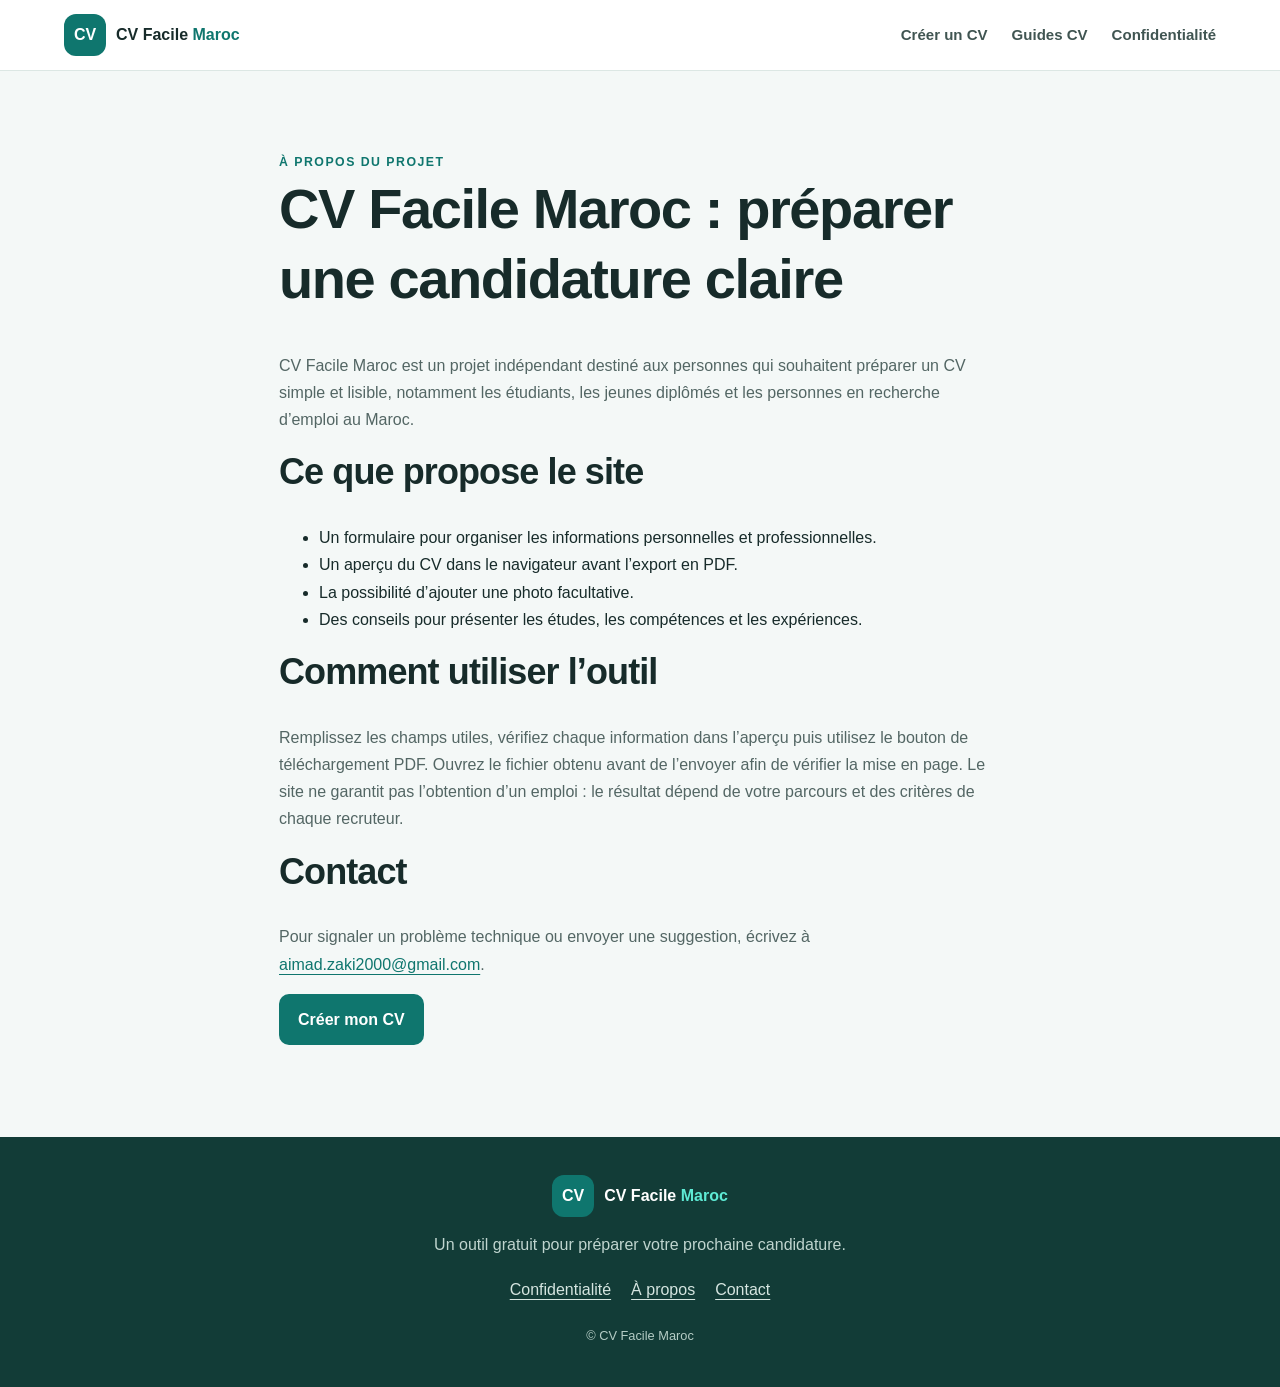
<file: about.html>
<!doctype html><html lang="fr"><head><meta charset="utf-8"><meta name="viewport" content="width=device-width,initial-scale=1"><meta name="description" content="Découvrez CV Facile Maroc, un outil gratuit pour préparer un CV et des conseils pratiques pour vos candidatures."><title>À propos — CV Facile Maroc</title><link rel="stylesheet" href="styles.css"></head><body><header class="site-header"><a class="brand" href="index.html"><span class="brand-mark">CV</span><span>CV Facile <b>Maroc</b></span></a><nav><a href="index.html#outil">Créer un CV</a><a href="guides.html">Guides CV</a><a href="privacy.html">Confidentialité</a></nav><button class="menu-btn" aria-label="Ouvrir le menu">☰</button></header><main class="section" style="max-width:850px;margin:auto"><span class="eyebrow">À PROPOS DU PROJET</span><h1>CV Facile Maroc : préparer une candidature claire</h1><p>CV Facile Maroc est un projet indépendant destiné aux personnes qui souhaitent préparer un CV simple et lisible, notamment les étudiants, les jeunes diplômés et les personnes en recherche d’emploi au Maroc.</p><h2>Ce que propose le site</h2><ul><li>Un formulaire pour organiser les informations personnelles et professionnelles.</li><li>Un aperçu du CV dans le navigateur avant l’export en PDF.</li><li>La possibilité d’ajouter une photo facultative.</li><li>Des conseils pour présenter les études, les compétences et les expériences.</li></ul><h2>Comment utiliser l’outil</h2><p>Remplissez les champs utiles, vérifiez chaque information dans l’aperçu puis utilisez le bouton de téléchargement PDF. Ouvrez le fichier obtenu avant de l’envoyer afin de vérifier la mise en page. Le site ne garantit pas l’obtention d’un emploi : le résultat dépend de votre parcours et des critères de chaque recruteur.</p><h2>Contact</h2><p>Pour signaler un problème technique ou envoyer une suggestion, écrivez à <a href="mailto:aimad.zaki2000@gmail.com">aimad.zaki2000@gmail.com</a>.</p><p><a class="btn primary" href="index.html#outil">Créer mon CV</a></p></main><footer><a class="brand" href="index.html"><span class="brand-mark">CV</span><span>CV Facile <b>Maroc</b></span></a><p>Un outil gratuit pour préparer votre prochaine candidature.</p><div><a href="privacy.html">Confidentialité</a><a href="about.html">À propos</a><a href="mailto:aimad.zaki2000@gmail.com">Contact</a></div><small>© <span id="year"></span> CV Facile Maroc</small></footer><script src="script.js"></script></body></html>
</file>
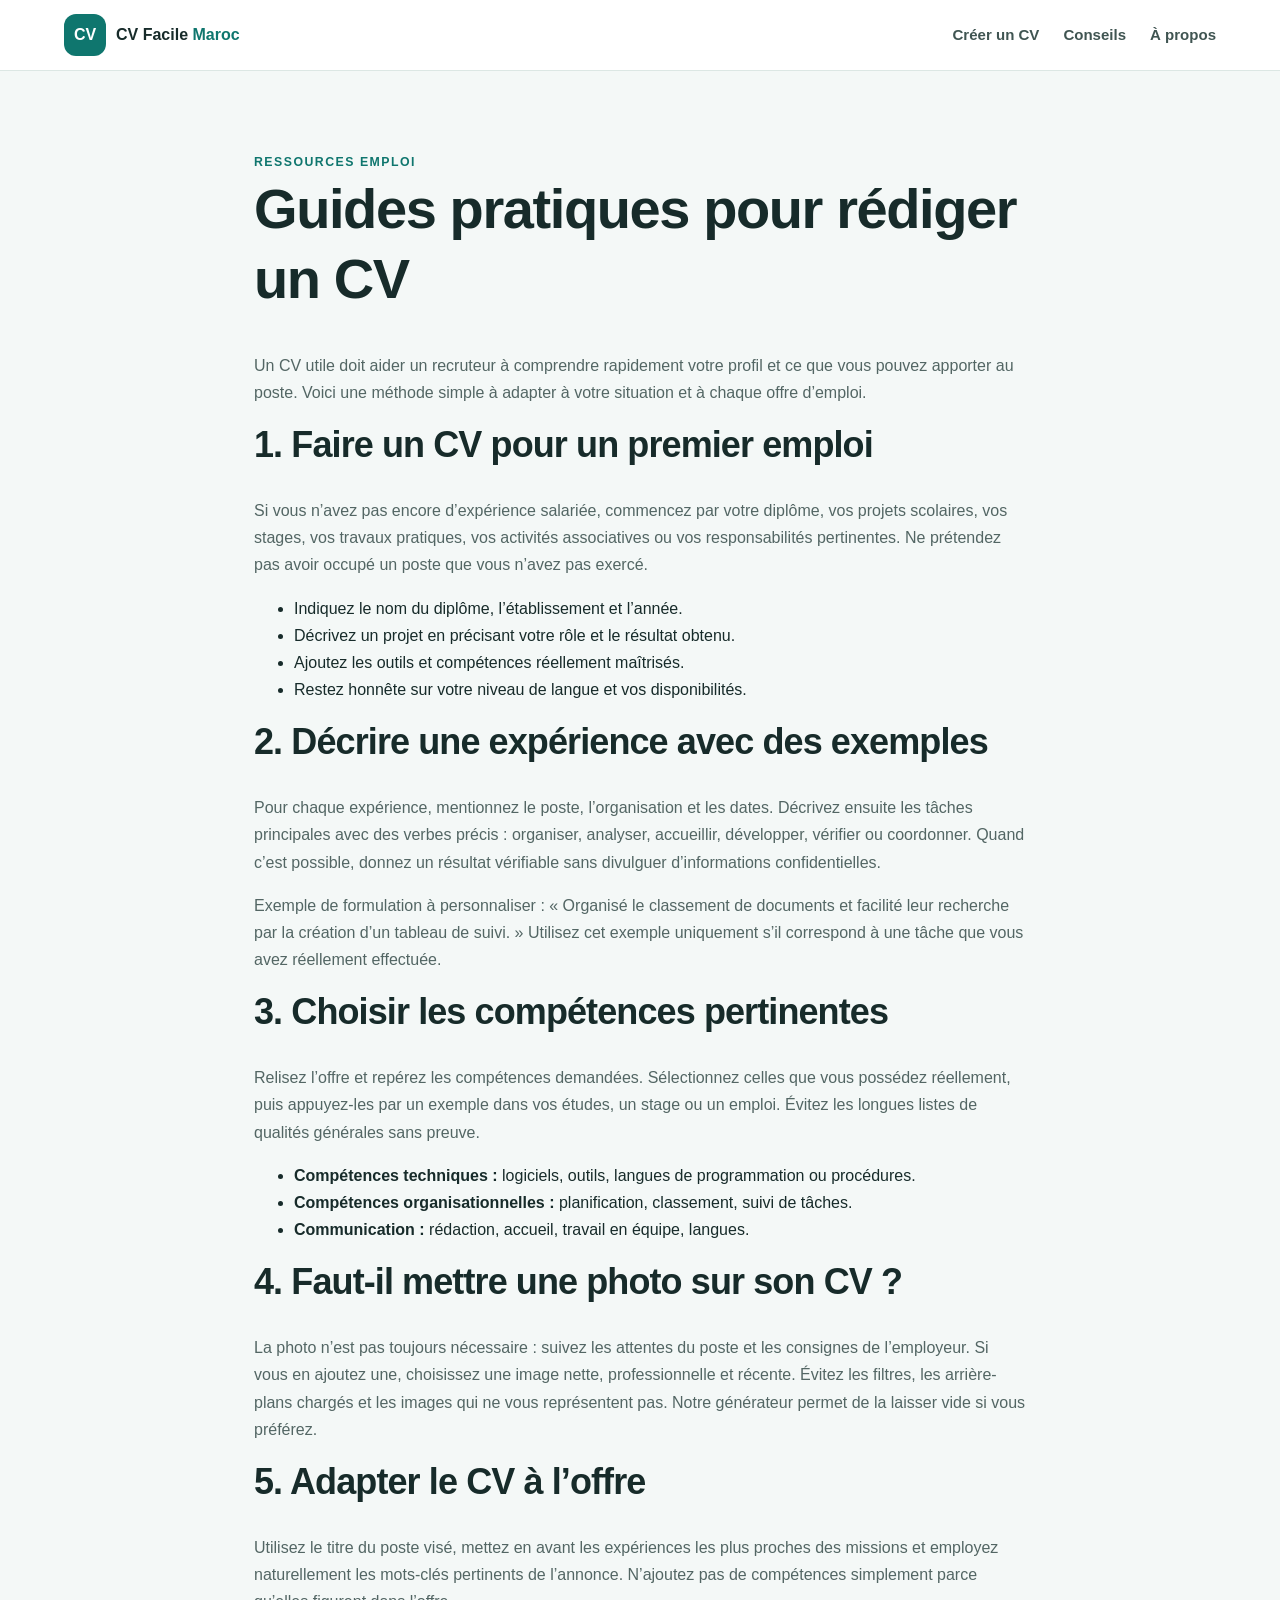
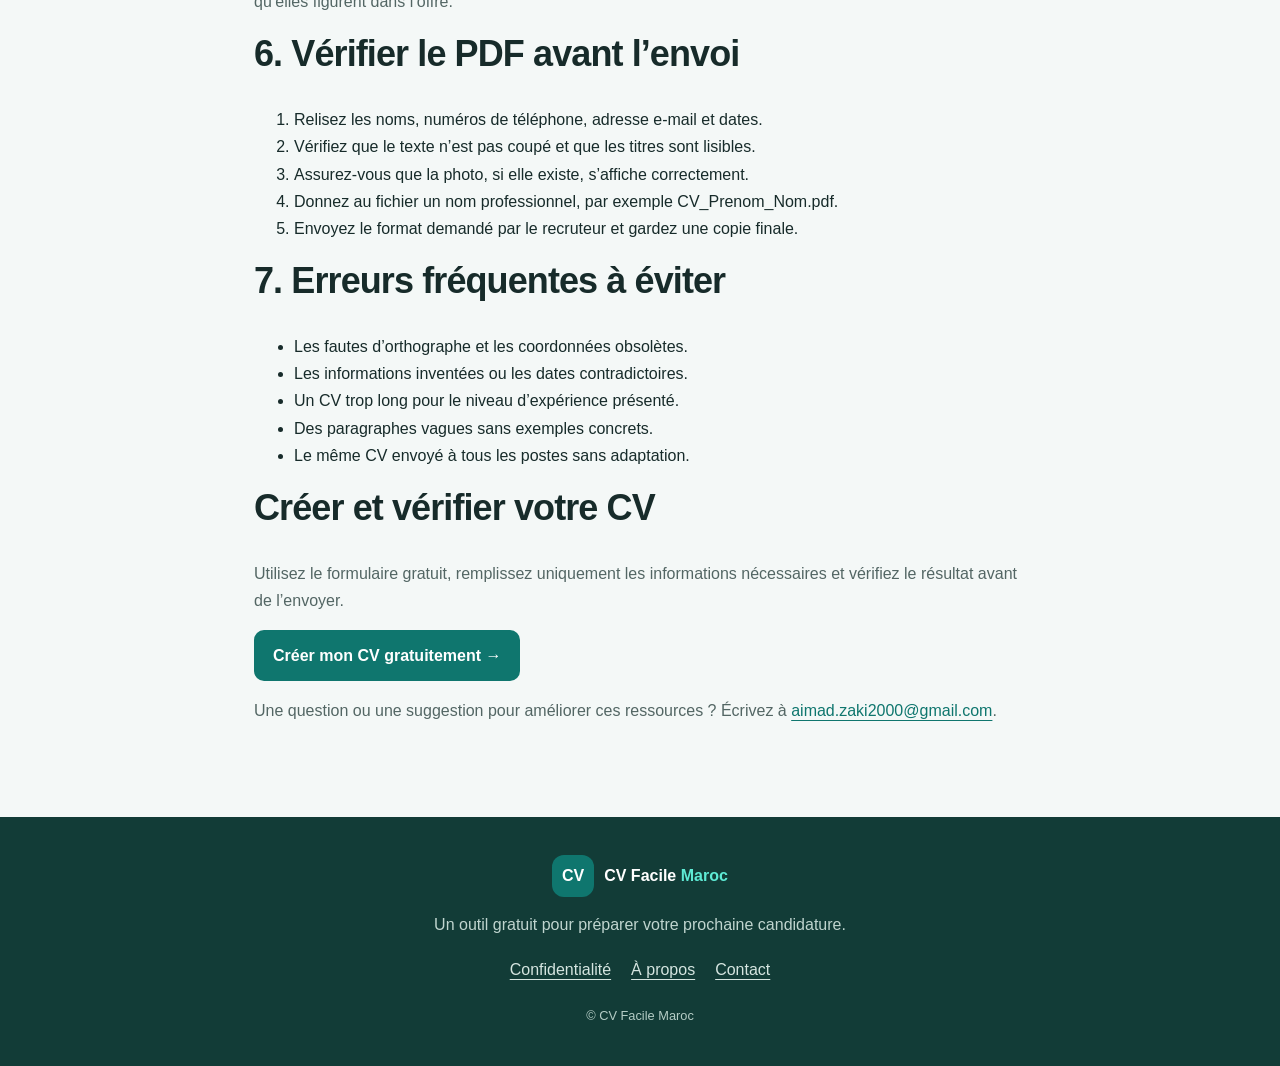
<file: guides.html>
<!doctype html><html lang="fr"><head><meta charset="utf-8"><meta name="viewport" content="width=device-width,initial-scale=1"><meta name="description" content="Conseils pratiques pour rédiger un CV au Maroc : premier emploi, expérience, compétences, photo et export PDF."><title>Guides pratiques pour rédiger un CV — CV Facile Maroc</title><link rel="stylesheet" href="styles.css"></head><body><header class="site-header"><a class="brand" href="index.html"><span class="brand-mark">CV</span><span>CV Facile <b>Maroc</b></span></a><nav><a href="index.html#outil">Créer un CV</a><a href="index.html#conseils">Conseils</a><a href="about.html">À propos</a></nav><button class="menu-btn" aria-label="Ouvrir le menu">☰</button></header><main class="section" style="max-width:900px;margin:auto"><span class="eyebrow">RESSOURCES EMPLOI</span><h1>Guides pratiques pour rédiger un CV</h1><p>Un CV utile doit aider un recruteur à comprendre rapidement votre profil et ce que vous pouvez apporter au poste. Voici une méthode simple à adapter à votre situation et à chaque offre d’emploi.</p><h2>1. Faire un CV pour un premier emploi</h2><p>Si vous n’avez pas encore d’expérience salariée, commencez par votre diplôme, vos projets scolaires, vos stages, vos travaux pratiques, vos activités associatives ou vos responsabilités pertinentes. Ne prétendez pas avoir occupé un poste que vous n’avez pas exercé.</p><ul><li>Indiquez le nom du diplôme, l’établissement et l’année.</li><li>Décrivez un projet en précisant votre rôle et le résultat obtenu.</li><li>Ajoutez les outils et compétences réellement maîtrisés.</li><li>Restez honnête sur votre niveau de langue et vos disponibilités.</li></ul><h2>2. Décrire une expérience avec des exemples</h2><p>Pour chaque expérience, mentionnez le poste, l’organisation et les dates. Décrivez ensuite les tâches principales avec des verbes précis : organiser, analyser, accueillir, développer, vérifier ou coordonner. Quand c’est possible, donnez un résultat vérifiable sans divulguer d’informations confidentielles.</p><p>Exemple de formulation à personnaliser : « Organisé le classement de documents et facilité leur recherche par la création d’un tableau de suivi. » Utilisez cet exemple uniquement s’il correspond à une tâche que vous avez réellement effectuée.</p><h2>3. Choisir les compétences pertinentes</h2><p>Relisez l’offre et repérez les compétences demandées. Sélectionnez celles que vous possédez réellement, puis appuyez-les par un exemple dans vos études, un stage ou un emploi. Évitez les longues listes de qualités générales sans preuve.</p><ul><li><strong>Compétences techniques :</strong> logiciels, outils, langues de programmation ou procédures.</li><li><strong>Compétences organisationnelles :</strong> planification, classement, suivi de tâches.</li><li><strong>Communication :</strong> rédaction, accueil, travail en équipe, langues.</li></ul><h2>4. Faut-il mettre une photo sur son CV ?</h2><p>La photo n’est pas toujours nécessaire : suivez les attentes du poste et les consignes de l’employeur. Si vous en ajoutez une, choisissez une image nette, professionnelle et récente. Évitez les filtres, les arrière-plans chargés et les images qui ne vous représentent pas. Notre générateur permet de la laisser vide si vous préférez.</p><h2>5. Adapter le CV à l’offre</h2><p>Utilisez le titre du poste visé, mettez en avant les expériences les plus proches des missions et employez naturellement les mots-clés pertinents de l’annonce. N’ajoutez pas de compétences simplement parce qu’elles figurent dans l’offre.</p><h2>6. Vérifier le PDF avant l’envoi</h2><ol><li>Relisez les noms, numéros de téléphone, adresse e-mail et dates.</li><li>Vérifiez que le texte n’est pas coupé et que les titres sont lisibles.</li><li>Assurez-vous que la photo, si elle existe, s’affiche correctement.</li><li>Donnez au fichier un nom professionnel, par exemple CV_Prenom_Nom.pdf.</li><li>Envoyez le format demandé par le recruteur et gardez une copie finale.</li></ol><h2>7. Erreurs fréquentes à éviter</h2><ul><li>Les fautes d’orthographe et les coordonnées obsolètes.</li><li>Les informations inventées ou les dates contradictoires.</li><li>Un CV trop long pour le niveau d’expérience présenté.</li><li>Des paragraphes vagues sans exemples concrets.</li><li>Le même CV envoyé à tous les postes sans adaptation.</li></ul><h2>Créer et vérifier votre CV</h2><p>Utilisez le formulaire gratuit, remplissez uniquement les informations nécessaires et vérifiez le résultat avant de l’envoyer.</p><p><a class="btn primary" href="index.html#outil">Créer mon CV gratuitement →</a></p><p>Une question ou une suggestion pour améliorer ces ressources ? Écrivez à <a href="mailto:aimad.zaki2000@gmail.com">aimad.zaki2000@gmail.com</a>.</p></main><footer><a class="brand" href="index.html"><span class="brand-mark">CV</span><span>CV Facile <b>Maroc</b></span></a><p>Un outil gratuit pour préparer votre prochaine candidature.</p><div><a href="privacy.html">Confidentialité</a><a href="about.html">À propos</a><a href="mailto:aimad.zaki2000@gmail.com">Contact</a></div><small>© <span id="year"></span> CV Facile Maroc</small></footer><script src="script.js"></script></body></html>
</file>
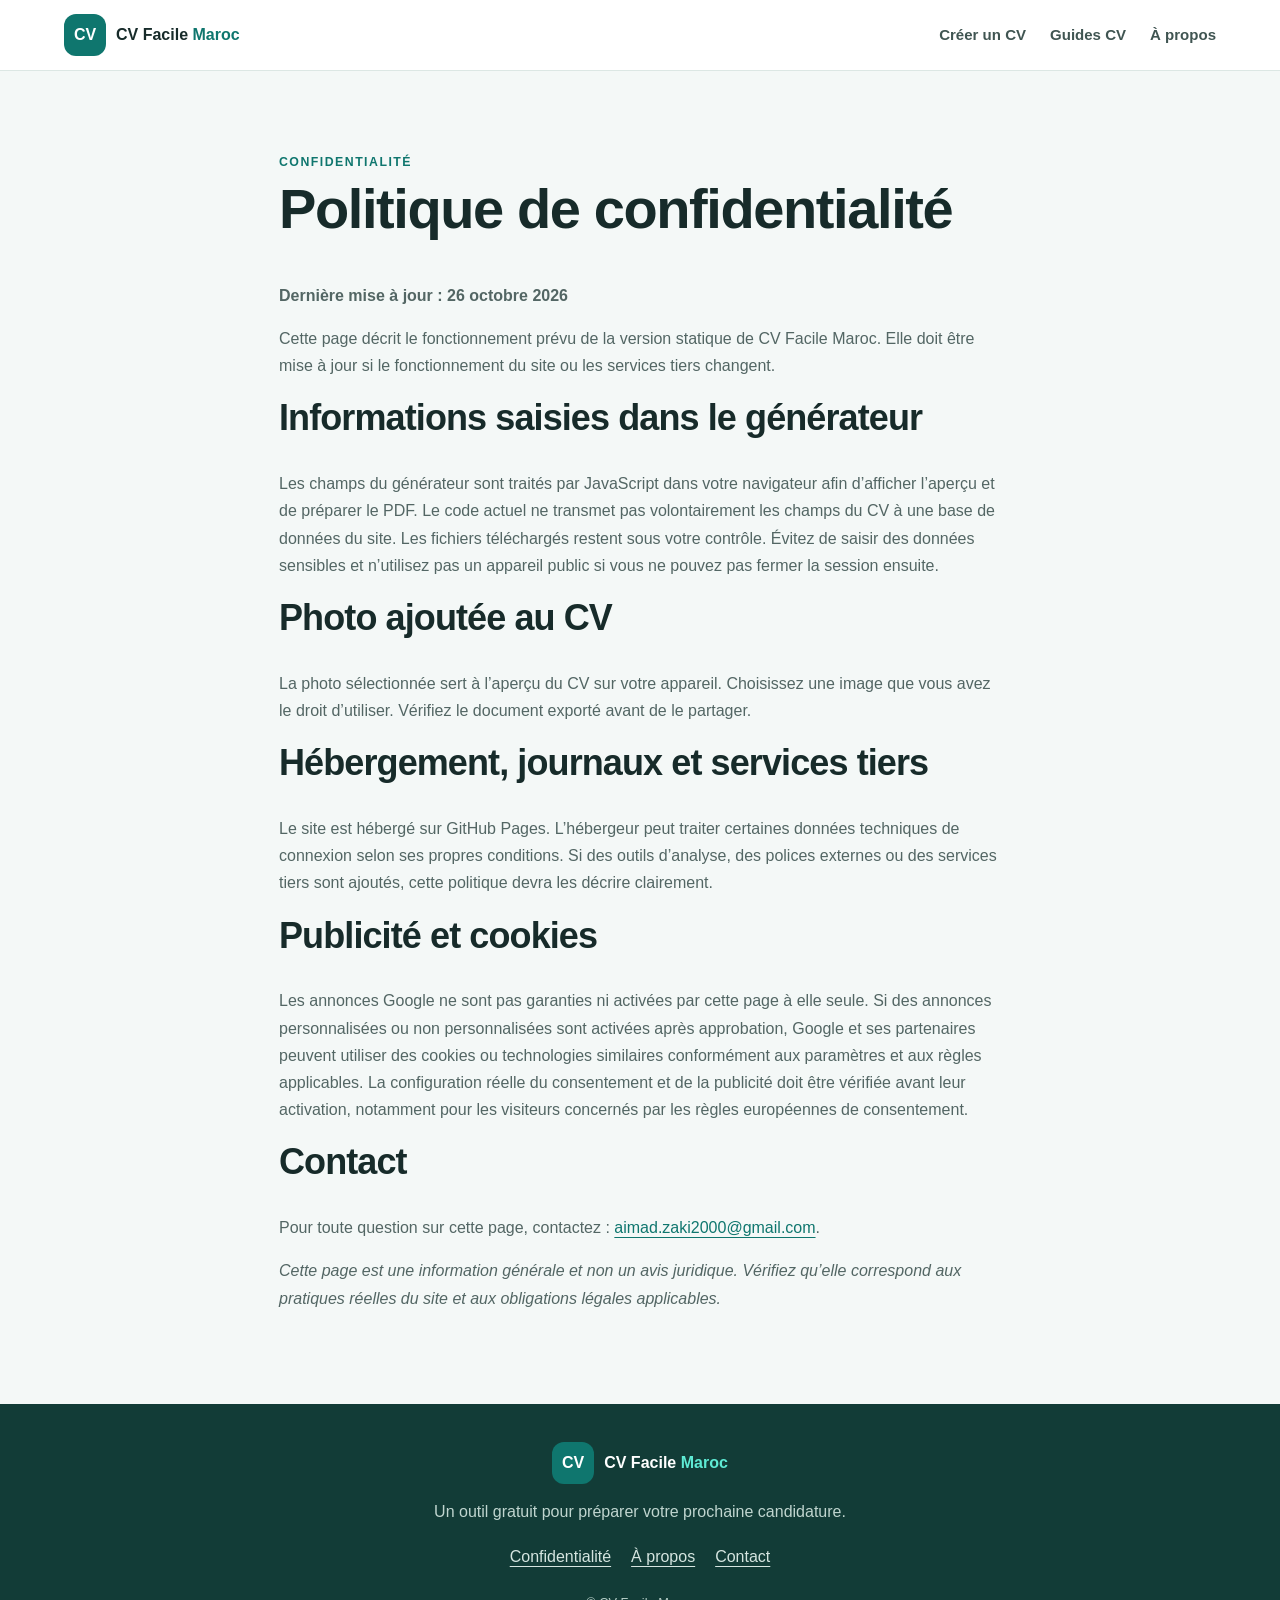
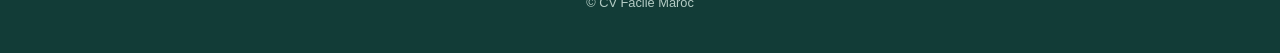
<file: privacy.html>
<!doctype html><html lang="fr"><head><meta charset="utf-8"><meta name="viewport" content="width=device-width,initial-scale=1"><meta name="description" content="Politique de confidentialité de CV Facile Maroc : utilisation du formulaire, données locales et contact."><title>Confidentialité — CV Facile Maroc</title><link rel="stylesheet" href="styles.css"></head><body><header class="site-header"><a class="brand" href="index.html"><span class="brand-mark">CV</span><span>CV Facile <b>Maroc</b></span></a><nav><a href="index.html#outil">Créer un CV</a><a href="guides.html">Guides CV</a><a href="about.html">À propos</a></nav><button class="menu-btn" aria-label="Ouvrir le menu">☰</button></header><main class="section" style="max-width:850px;margin:auto"><span class="eyebrow">CONFIDENTIALITÉ</span><h1>Politique de confidentialité</h1><p><strong>Dernière mise à jour : 26 octobre 2026</strong></p><p>Cette page décrit le fonctionnement prévu de la version statique de CV Facile Maroc. Elle doit être mise à jour si le fonctionnement du site ou les services tiers changent.</p><h2>Informations saisies dans le générateur</h2><p>Les champs du générateur sont traités par JavaScript dans votre navigateur afin d’afficher l’aperçu et de préparer le PDF. Le code actuel ne transmet pas volontairement les champs du CV à une base de données du site. Les fichiers téléchargés restent sous votre contrôle. Évitez de saisir des données sensibles et n’utilisez pas un appareil public si vous ne pouvez pas fermer la session ensuite.</p><h2>Photo ajoutée au CV</h2><p>La photo sélectionnée sert à l’aperçu du CV sur votre appareil. Choisissez une image que vous avez le droit d’utiliser. Vérifiez le document exporté avant de le partager.</p><h2>Hébergement, journaux et services tiers</h2><p>Le site est hébergé sur GitHub Pages. L’hébergeur peut traiter certaines données techniques de connexion selon ses propres conditions. Si des outils d’analyse, des polices externes ou des services tiers sont ajoutés, cette politique devra les décrire clairement.</p><h2>Publicité et cookies</h2><p>Les annonces Google ne sont pas garanties ni activées par cette page à elle seule. Si des annonces personnalisées ou non personnalisées sont activées après approbation, Google et ses partenaires peuvent utiliser des cookies ou technologies similaires conformément aux paramètres et aux règles applicables. La configuration réelle du consentement et de la publicité doit être vérifiée avant leur activation, notamment pour les visiteurs concernés par les règles européennes de consentement.</p><h2>Contact</h2><p>Pour toute question sur cette page, contactez : <a href="mailto:aimad.zaki2000@gmail.com">aimad.zaki2000@gmail.com</a>.</p><p><em>Cette page est une information générale et non un avis juridique. Vérifiez qu’elle correspond aux pratiques réelles du site et aux obligations légales applicables.</em></p></main><footer><a class="brand" href="index.html"><span class="brand-mark">CV</span><span>CV Facile <b>Maroc</b></span></a><p>Un outil gratuit pour préparer votre prochaine candidature.</p><div><a href="privacy.html">Confidentialité</a><a href="about.html">À propos</a><a href="mailto:aimad.zaki2000@gmail.com">Contact</a></div><small>© <span id="year"></span> CV Facile Maroc</small></footer><script src="script.js"></script></body></html>
</file>
<file: styles.css>
/* ========================================
   CV FACILE MAROC — STYLES
   ======================================== */

:root {
  --primary: #0f766e;
  --primary-dark: #115e59;
  --primary-light: #ccfbf1;
  --ink: #172b2a;
  --muted: #647575;
  --paper: #ffffff;
  --background: #f4f8f7;
  --border: #dce7e4;
  --shadow: 0 12px 35px rgba(23, 43, 42, 0.08);
  --radius: 16px;
}

* {
  box-sizing: border-box;
}

html {
  scroll-behavior: smooth;
  scroll-padding-top: 90px;
}

body {
  margin: 0;
  color: var(--ink);
  background: var(--background);
  font-family: Arial, Helvetica, sans-serif;
  line-height: 1.7;
}

img {
  max-width: 100%;
}

a {
  color: var(--primary);
  text-underline-offset: 4px;
}

a:hover {
  color: var(--primary-dark);
}

button,
input,
textarea {
  font: inherit;
}

button {
  cursor: pointer;
}

h1,
h2,
h3,
p {
  margin-top: 0;
}

h1,
h2,
h3 {
  line-height: 1.25;
  letter-spacing: -0.025em;
}

h1 {
  font-size: clamp(2rem, 5vw, 3.5rem);
}

h2 {
  font-size: clamp(1.55rem, 3vw, 2.25rem);
}

h3 {
  font-size: 1.15rem;
}

p {
  color: #536664;
}

:focus-visible {
  outline: 3px solid #5eead4;
  outline-offset: 3px;
}

/* Header and navigation */

.site-header {
  position: sticky;
  top: 0;
  z-index: 100;
  display: flex;
  align-items: center;
  justify-content: space-between;
  gap: 24px;
  padding: 14px max(5%, calc((100% - 1200px) / 2));
  background: rgba(255, 255, 255, 0.96);
  border-bottom: 1px solid var(--border);
  backdrop-filter: blur(12px);
}

.brand {
  display: inline-flex;
  align-items: center;
  gap: 10px;
  color: var(--ink);
  text-decoration: none;
  font-weight: 800;
  white-space: nowrap;
}

.brand:hover {
  color: var(--primary);
}

.brand b {
  color: var(--primary);
}

.brand-mark {
  display: grid;
  place-items: center;
  width: 42px;
  height: 42px;
  border-radius: 12px;
  color: white;
  background: var(--primary);
  font-weight: 800;
}

.site-header nav {
  display: flex;
  align-items: center;
  gap: 24px;
}

.site-header nav a {
  color: #405552;
  font-size: 0.94rem;
  font-weight: 600;
  text-decoration: none;
}

.site-header nav a:hover {
  color: var(--primary);
}

.menu-btn {
  display: none;
  padding: 7px 12px;
  border: 1px solid var(--border);
  border-radius: 8px;
  color: var(--ink);
  background: white;
  font-size: 1.3rem;
}

/* Hero */

.hero {
  display: grid;
  grid-template-columns: 1.05fr 0.95fr;
  align-items: center;
  gap: 48px;
  max-width: 1200px;
  min-height: 510px;
  margin: auto;
  padding: 72px 28px;
}

.hero-copy {
  max-width: 620px;
}

.hero h1 {
  margin: 18px 0;
}

.hero h1 em {
  color: var(--primary);
  font-style: normal;
}

.hero-copy > p {
  max-width: 540px;
  font-size: 1.1rem;
}

.eyebrow {
  display: inline-block;
  color: var(--primary);
  font-size: 0.77rem;
  font-weight: 800;
  letter-spacing: 0.12em;
}

.hero-art {
  display: grid;
  place-items: center;
}

.hero-art img {
  width: 100%;
  max-width: 520px;
  height: auto;
  object-fit: contain;
}

.hero-actions {
  display: flex;
  flex-wrap: wrap;
  align-items: center;
  gap: 16px;
  margin-top: 26px;
}

.trust {
  color: var(--muted);
  font-size: 0.85rem;
}

/* Buttons */

.btn {
  display: inline-flex;
  align-items: center;
  justify-content: center;
  gap: 9px;
  min-height: 44px;
  padding: 11px 18px;
  border: 1px solid transparent;
  border-radius: 10px;
  font-weight: 700;
  text-align: center;
  text-decoration: none;
  transition: background 0.2s, transform 0.2s;
}

.btn:hover {
  transform: translateY(-1px);
}

.btn.primary {
  color: white;
  background: var(--primary);
}

.btn.primary:hover {
  color: white;
  background: var(--primary-dark);
}

.btn.secondary {
  color: var(--ink);
  background: white;
  border-color: var(--border);
}

.btn.download {
  color: white;
  background: var(--primary-dark);
}

/* Sections */

.section {
  padding: 76px max(5%, calc((100% - 1160px) / 2));
}

.section-heading {
  max-width: 720px;
  margin: 0 auto 36px;
  text-align: center;
}

.section-heading h2 {
  margin: 12px 0;
}

.section-heading p {
  margin-bottom: 0;
}

#outil {
  background: #eaf3f1;
}

#outil .section-heading {
  max-width: 760px;
}

/* CV builder */

.builder {
  display: grid;
  grid-template-columns: minmax(0, 1fr) minmax(0, 0.95fr);
  align-items: start;
  gap: 26px;
  max-width: 1200px;
  margin: auto;
}

.form-panel,
.preview-panel {
  min-width: 0;
  padding: 26px;
  background: white;
  border: 1px solid var(--border);
  border-radius: var(--radius);
  box-shadow: var(--shadow);
}

.form-section {
  padding-bottom: 24px;
  margin-bottom: 24px;
  border-bottom: 1px solid var(--border);
}

.form-section h3 {
  margin-bottom: 18px;
  color: var(--primary-dark);
}

.field-grid {
  display: grid;
  grid-template-columns: repeat(2, minmax(0, 1fr));
  gap: 16px;
}

.form-panel label {
  display: flex;
  flex-direction: column;
  gap: 7px;
  margin-bottom: 15px;
  color: #344b48;
  font-size: 0.9rem;
  font-weight: 700;
}

.form-panel input,
.form-panel textarea {
  width: 100%;
  min-width: 0;
  padding: 11px 12px;
  color: var(--ink);
  background: #fbfdfc;
  border: 1px solid #ccdcd7;
  border-radius: 8px;
  outline-offset: 2px;
}

.form-panel input:focus,
.form-panel textarea:focus {
  border-color: var(--primary);
  outline: 2px solid #ccfbf1;
}

.form-panel textarea {
  resize: vertical;
  line-height: 1.6;
}

.form-panel input[type="file"] {
  padding: 9px;
  font-size: 0.82rem;
}

.photo-upload small {
  color: var(--muted);
  font-weight: 400;
}

.hint {
  margin-top: 12px;
  color: var(--muted);
  font-size: 0.85rem;
}

.form-actions {
  display: flex;
  flex-wrap: wrap;
  gap: 10px;
}

.privacy {
  margin: 18px 0 0;
  padding: 12px;
  color: #315d53;
  background: #effaf5;
  border-radius: 8px;
  font-size: 0.85rem;
}

/* CV preview */

.preview-panel {
  position: sticky;
  top: 92px;
}

.preview-top {
  display: flex;
  align-items: center;
  justify-content: space-between;
  flex-wrap: wrap;
  gap: 12px;
  margin-bottom: 18px;
}

.preview-top h3 {
  margin: 5px 0 0;
}

.cv-paper {
  width: 100%;
  min-height: 700px;
  padding: 32px 28px;
  overflow-wrap: anywhere;
  color: #263634;
  background: white;
  border: 1px solid #e1e8e6;
  box-shadow: 0 4px 18px rgba(0, 0, 0, 0.06);
  font-size: 0.88rem;
  line-height: 1.55;
}

.cv-head {
  display: flex;
  align-items: center;
  gap: 18px;
  padding-bottom: 22px;
  border-bottom: 3px solid var(--primary);
}

.cv-head-text {
  min-width: 0;
}

.cv-head h1 {
  margin: 0 0 6px;
  color: var(--primary-dark);
  font-size: 1.8rem;
  overflow-wrap: anywhere;
}

.cv-head p {
  margin: 0 0 8px;
  color: #455b56;
  font-size: 1rem;
}

.cv-photo {
  flex: 0 0 auto;
  width: 95px;
  height: 110px;
  object-fit: cover;
  border-radius: 8px;
}

.cv-contact {
  color: #60716d;
  font-size: 0.78rem;
  overflow-wrap: anywhere;
}

.cv-block {
  margin-top: 22px;
}

.cv-block h2 {
  padding-bottom: 6px;
  margin-bottom: 10px;
  color: var(--primary-dark);
  border-bottom: 1px solid #cddbd6;
  font-size: 0.95rem;
  letter-spacing: 0.08em;
}

.cv-block p {
  margin-bottom: 0;
  color: #364642;
  white-space: pre-line;
}

.cv-lines {
  color: #364642;
  white-space: pre-line;
  overflow-wrap: anywhere;
}

.skill-tags {
  display: flex;
  flex-wrap: wrap;
  gap: 7px;
}

.skill-tags span {
  padding: 4px 9px;
  color: #24574e;
  background: #e8f5f0;
  border-radius: 5px;
  font-size: 0.8rem;
}

/* Steps */

.steps {
  background: white;
}

.step-grid {
  display: grid;
  grid-template-columns: repeat(3, minmax(0, 1fr));
  gap: 22px;
  max-width: 1100px;
  margin: auto;
}

.step-grid article {
  padding: 26px;
  background: var(--background);
  border: 1px solid var(--border);
  border-radius: var(--radius);
}

.step-grid article > span {
  display: grid;
  place-items: center;
  width: 43px;
  height: 43px;
  margin-bottom: 18px;
  color: white;
  background: var(--primary);
  border-radius: 12px;
  font-weight: 800;
}

.step-grid h3 {
  margin-bottom: 10px;
}

/* Tips */

.tips {
  display: grid;
  grid-template-columns: 1fr 0.9fr;
  align-items: start;
  gap: 50px;
}

.tips h2 {
  margin: 12px 0;
}

.tip-list article {
  display: flex;
  gap: 16px;
  padding: 18px 0;
  border-bottom: 1px solid var(--border);
}

.tip-list article > b {
  color: var(--primary);
  font-size: 1.15rem;
}

.tip-list article span {
  display: flex;
  flex-direction: column;
}

.tip-list small {
  margin-top: 4px;
  color: var(--muted);
}

/* FAQ */

.faq {
  max-width: 1000px;
  margin: auto;
}

.faq details {
  padding: 18px 20px;
  margin: 12px 0;
  background: white;
  border: 1px solid var(--border);
  border-radius: 10px;
}

.faq summary {
  cursor: pointer;
  font-weight: 700;
}

.faq details p {
  margin: 12px 0 0;
}

/* Footer */

footer {
  padding: 38px 5%;
  color: #d5e5e0;
  background: #123c37;
  text-align: center;
}

footer .brand {
  color: white;
}

footer .brand b {
  color: #5eead4;
}

footer p {
  margin: 14px 0;
  color: #c0d5cf;
}

footer > div {
  display: flex;
  flex-wrap: wrap;
  justify-content: center;
  gap: 20px;
  margin: 18px 0;
}

footer a:not(.brand) {
  color: #d5e5e0;
}

footer small {
  color: #b4ccc5;
  font-size: 0.8rem;
}

/* Mobile and tablet */

@media (max-width: 900px) {
  .hero {
    grid-template-columns: 1fr 0.8fr;
    gap: 24px;
  }

  .builder {
    grid-template-columns: 1fr;
  }

  .preview-panel {
    position: static;
  }

  .tips {
    grid-template-columns: 1fr;
    gap: 25px;
  }

  .site-header nav {
    gap: 14px;
  }
}

@media (max-width: 650px) {
  .site-header {
    padding: 12px 5%;
  }

  .menu-btn {
    display: block;
  }

  .site-header nav {
    position: absolute;
    top: 100%;
    left: 0;
    right: 0;
    display: none;
    align-items: stretch;
    gap: 0;
    padding: 10px 5% 18px;
    background: white;
    border-bottom: 1px solid var(--border);
  }

  .site-header nav.open {
    display: flex;
    flex-direction: column;
  }

  .site-header nav a {
    padding: 10px 0;
  }

  .hero {
    grid-template-columns: 1fr;
    padding: 48px 6%;
  }

  .hero-art img {
    max-width: 350px;
  }

  .section {
    padding: 52px 5%;
  }

  .field-grid {
    grid-template-columns: 1fr;
    gap: 0;
  }

  .form-panel,
  .preview-panel {
    padding: 18px;
  }

  .step-grid {
    grid-template-columns: 1fr;
  }

  .cv-paper {
    min-height: 0;
    padding: 22px 18px;
  }

  .cv-head h1 {
    font-size: 1.45rem;
  }

  .preview-top {
    align-items: flex-start;
  }

  .hero-actions {
    align-items: flex-start;
    flex-direction: column;
  }
}

/* ========================================
   PRINT: export only the CV as PDF
   ======================================== */

@media print {
  @page {
    size: A4;
    margin: 10mm;
  }

  html,
  body {
    width: auto !important;
    min-height: 0 !important;
    margin: 0 !important;
    padding: 0 !important;
    background: white !important;
  }

  body * {
    visibility: hidden !important;
  }

  #cvPreview,
  #cvPreview * {
    visibility: visible !important;
  }

  #cvPreview {
    position: absolute !important;
    left: 0 !important;
    top: 0 !important;
    width: 190mm !important;
    min-height: 0 !important;
    margin: 0 !important;
    padding: 0 !important;
    overflow: visible !important;
    color: #263634 !important;
    background: white !important;
    border: none !important;
    box-shadow: none !important;
    font-size: 10pt !important;
    line-height: 1.4 !important;
  }

  #cvPreview .cv-head {
    break-inside: avoid;
    page-break-inside: avoid;
  }

  #cvPreview .cv-block {
    break-inside: auto;
    page-break-inside: auto;
  }

  #cvPreview .cv-block h2 {
    break-after: avoid;
    page-break-after: avoid;
  }

  #cvPreview .cv-photo {
    print-color-adjust: exact;
    -webkit-print-color-adjust: exact;
  }

  #cvPreview .skill-tags span {
    color: #24574e !important;
    background: #e8f5f0 !important;
    print-color-adjust: exact;
    -webkit-print-color-adjust: exact;
  }

  a {
    color: inherit !important;
    text-decoration: none !important;
  }
}
</file>
